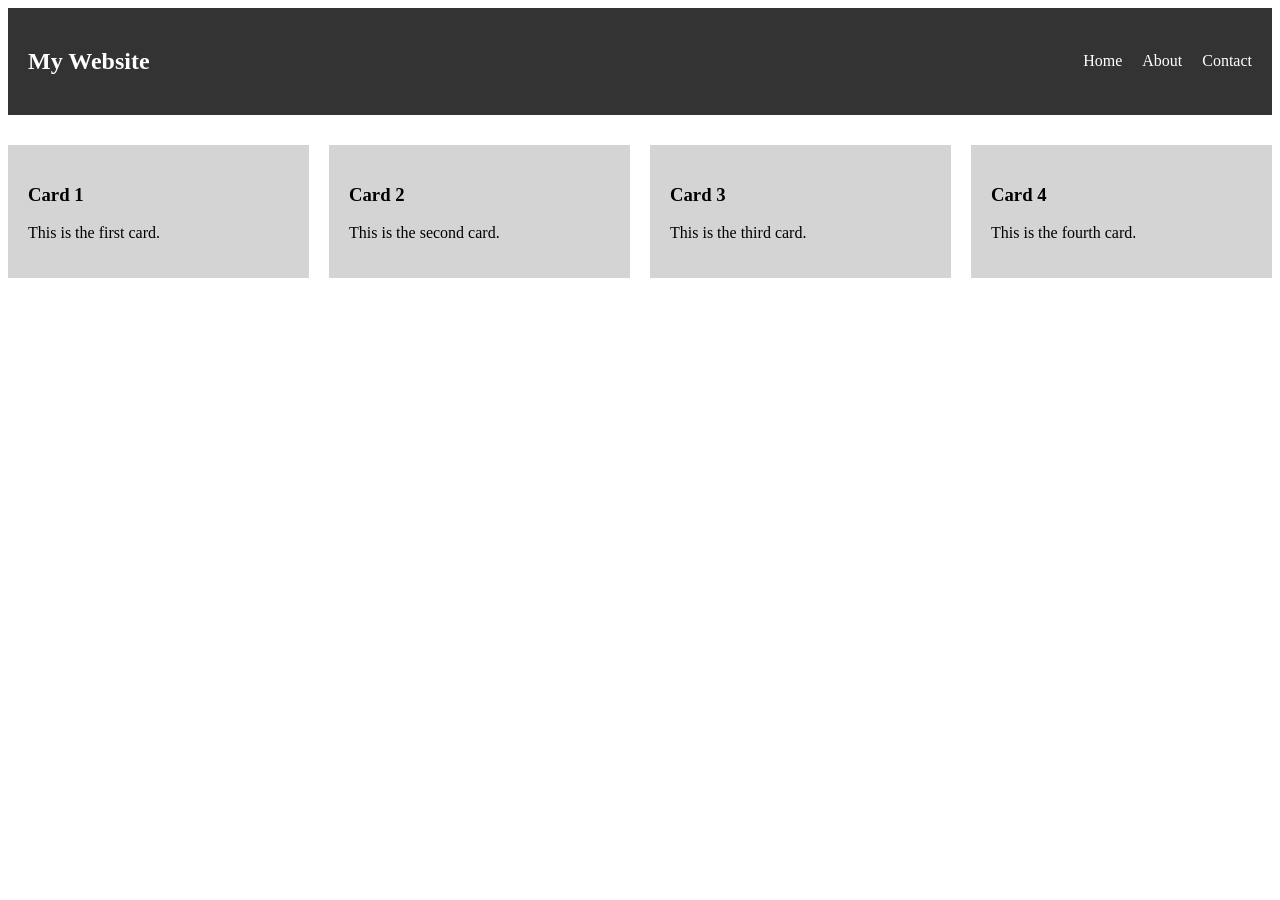
<file: ex00/index.html>
<!DOCTYPE html>
<html lang="en">

<head>
    <meta charset="UTF-8">
    <meta name="viewport" content="width=device-width, initial-scale=1.0">
    <link rel="stylesheet" href="style.css">
    <title>Flexbox Layout</title>
</head>

<body>

    <nav class="nav-container">
        <h2>My Website</h2>

        <div class="nav-links">
            <a href="#home">Home</a>
            <a href="#about">About</a>
            <a href="#contact">Contact</a>
        </div>
    </nav>

    <div class="card-container">
        <div class="card">
            <h3>Card 1</h3>
            <p>This is the first card.</p>
        </div>

        <div class="card">
            <h3>Card 2</h3>
            <p>This is the second card.</p>
        </div>

        <div class="card">
            <h3>Card 3</h3>
            <p>This is the third card.</p>
        </div>

        <div class="card">
            <h3>Card 4</h3>
            <p>This is the fourth card.</p>
        </div>
    </div>

</body>

</html>
</file>
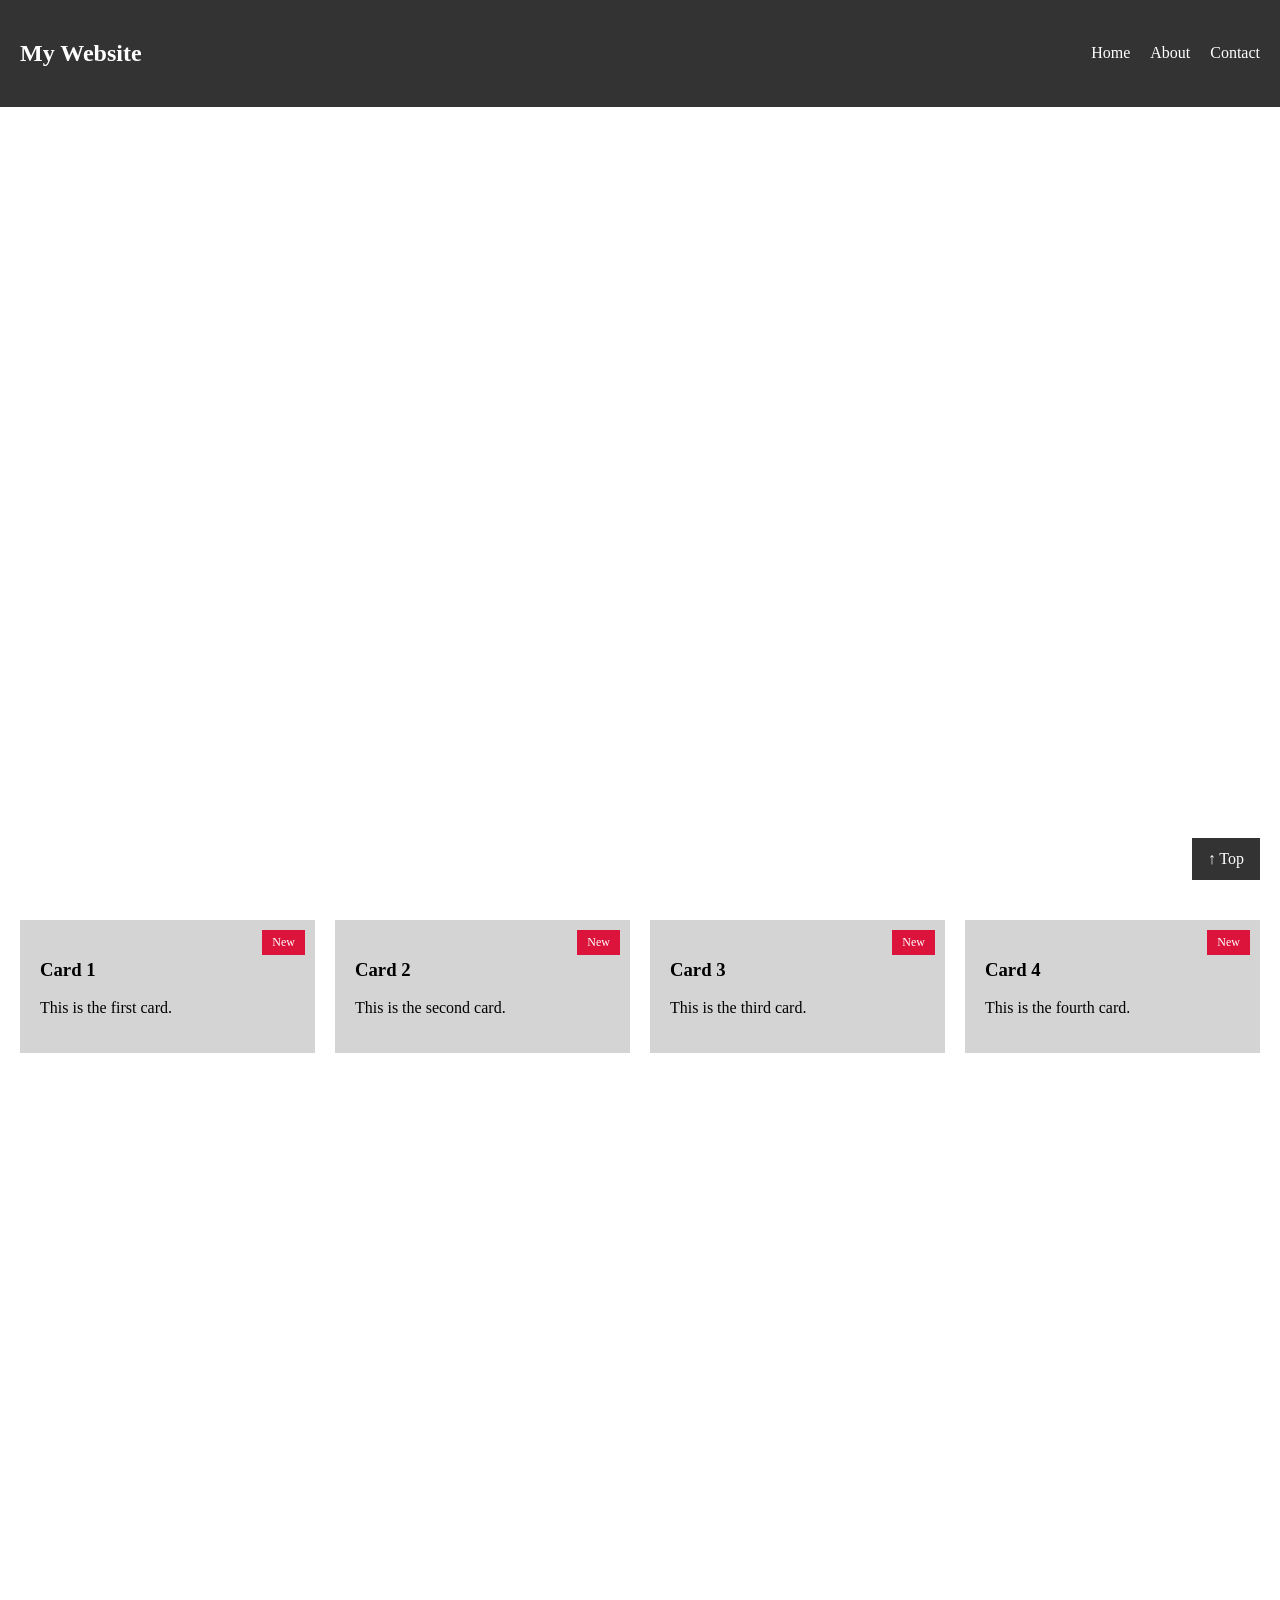
<file: ex01/index.html>
<!DOCTYPE html>
<html lang="en">

<head>
    <meta charset="UTF-8">
    <meta name="viewport" content="width=device-width, initial-scale=1.0">
    <link rel="stylesheet" href="style.css">
    <title>Positioning</title>
</head>

<body>
    <nav class="nav-container">
        <h2>My Website</h2>

        <div class="nav-links">
            <a href="#home">Home</a>
            <a href="#about">About</a>
            <a href="#contact">Contact</a>
        </div>
    </nav>

    <div class="card-container">

        <div class="card">
            <span class="badge">New</span>
            <h3>Card 1</h3>
            <p>This is the first card.</p>
        </div>

        <div class="card">
            <span class="badge">New</span>
            <h3>Card 2</h3>
            <p>This is the second card.</p>
        </div>

        <div class="card">
            <span class="badge">New</span>
            <h3>Card 3</h3>
            <p>This is the third card.</p>
        </div>

        <div class="card">
            <span class="badge">New</span>
            <h3>Card 4</h3>
            <p>This is the fourth card.</p>
        </div>

    </div>

    <!-- Fixed to the bottom-right of the viewport -->
    <a href="#" class="back-to-top">↑ Top</a>

</body>

</html>
</file>
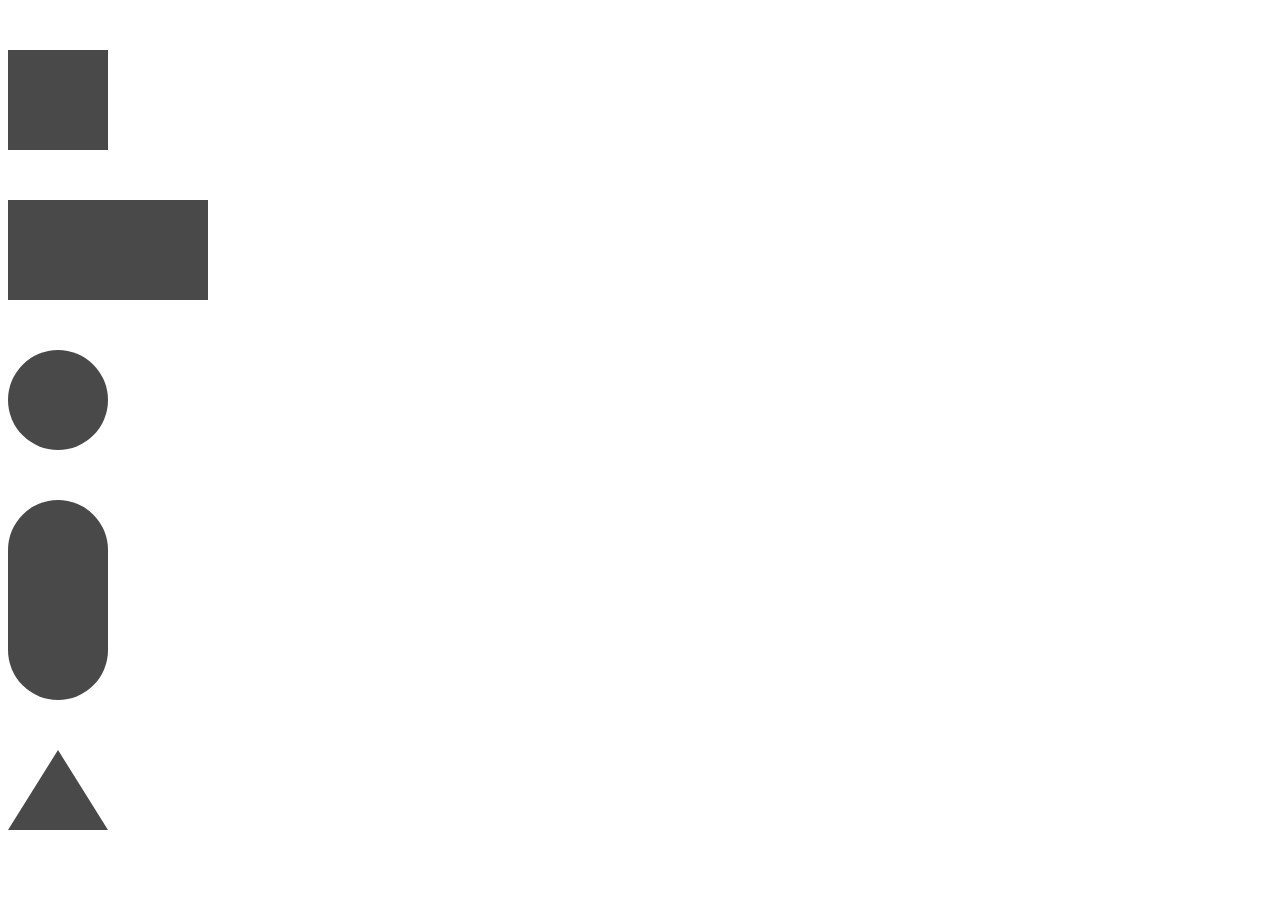
<file: ex02/index.html>
<!DOCTYPE html>
<html lang="en">
<head>
    <meta charset="UTF-8">
    <meta name="viewport" content="width=device-width, initial-scale=1.0">
    <link rel="stylesheet" href="style.css">
    <title>Shapes</title>
</head>
<body>
    <div class="square"></div>
    <div class="rectangle"></div>
    <div class="circle"></div>
    <div class="pill"></div>
    <div class="triangle"></div>
</body>
</html>
</file>
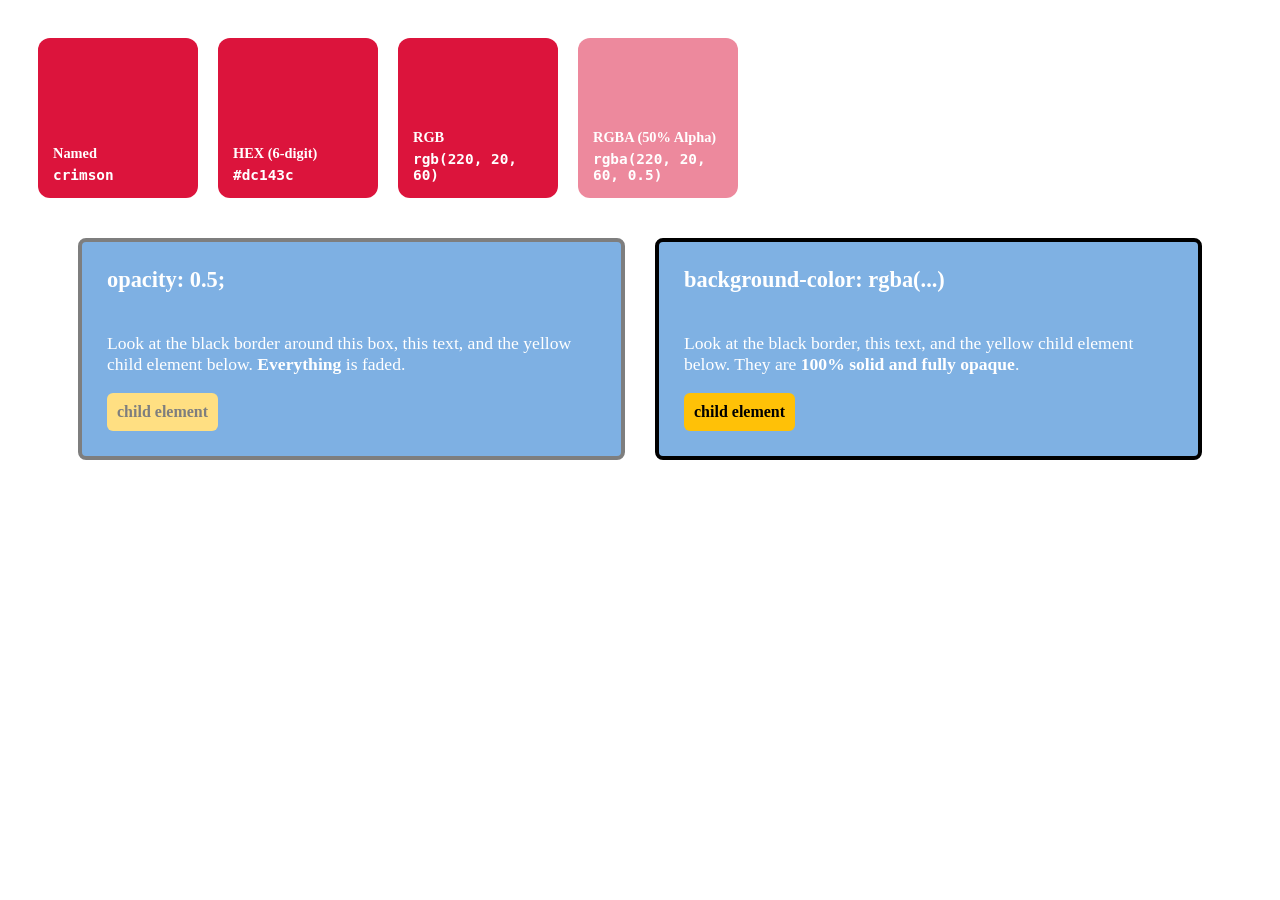
<file: ex03/index.html>
<!DOCTYPE html>
<html lang="en">
<head>
  <meta charset="UTF-8">
  <meta name="viewport" content="width=device-width, initial-scale=1.0">
  <link rel="stylesheet" href="style.css">
  <title>CSS Color & Transparency Demo</title>
</head>
<body>

  <div class="palette-container">
    <div class="swatch color-named">
      <span>Named</span>
      <code>crimson</code>
    </div>
    <div class="swatch color-hex">
      <span>HEX (6-digit)</span>
      <code>#dc143c</code>
    </div>
    <div class="swatch color-rgb">
      <span>RGB</span>
      <code>rgb(220, 20, 60)</code>
    </div>
    <div class="swatch color-rgba">
      <span>RGBA (50% Alpha)</span>
      <code>rgba(220, 20, 60, 0.5)</code>
    </div>
  </div>

  <div class="comparison-wrapper">
    
    <div class="demo-box box-opacity">
      <h3>opacity: 0.5;</h3>
      <p>Look at the black border around this box, this text, and the yellow child element below. <strong>Everything</strong> is faded.</p>
      <div class="child-element">child element</div>
    </div>

    <div class="demo-box box-rgba">
      <h3>background-color: rgba(...)</h3>
      <p>Look at the black border, this text, and the yellow child element below. They are <strong>100% solid and fully opaque</strong>.</p>
      <div class="child-element">child element</div>
    </div>

  </div>

</body>
</html>
</file>
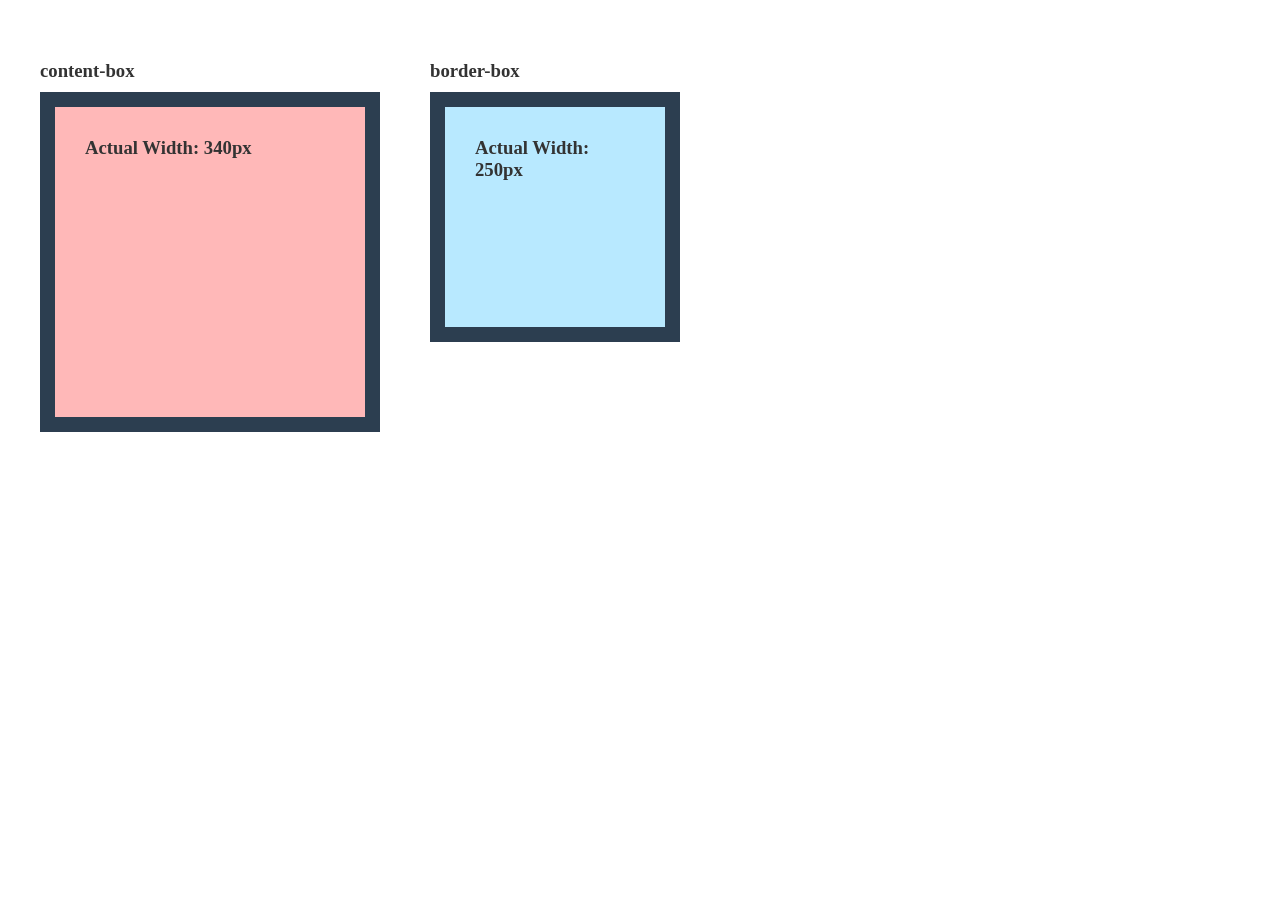
<file: ex04/index.html>
<!DOCTYPE html>
<html lang="en">
<head>
  <meta charset="UTF-8">
  <link rel="stylesheet" href="style.css">
  <title>Box-Sizing Comparison</title>
</head>
<body>
  <div class="comparison-container">
    
    <div>
      <h3>content-box</h3>
      <div class="box content-box">
        <h3>Actual Width: 340px</h3>
      </div>
    </div>

    <div>
      <h3>border-box</h3>
      <div class="box border-box">
        <h3>Actual Width: 250px</h3>
      </div>
    </div>
  </div>
</body>
</html>
</file>
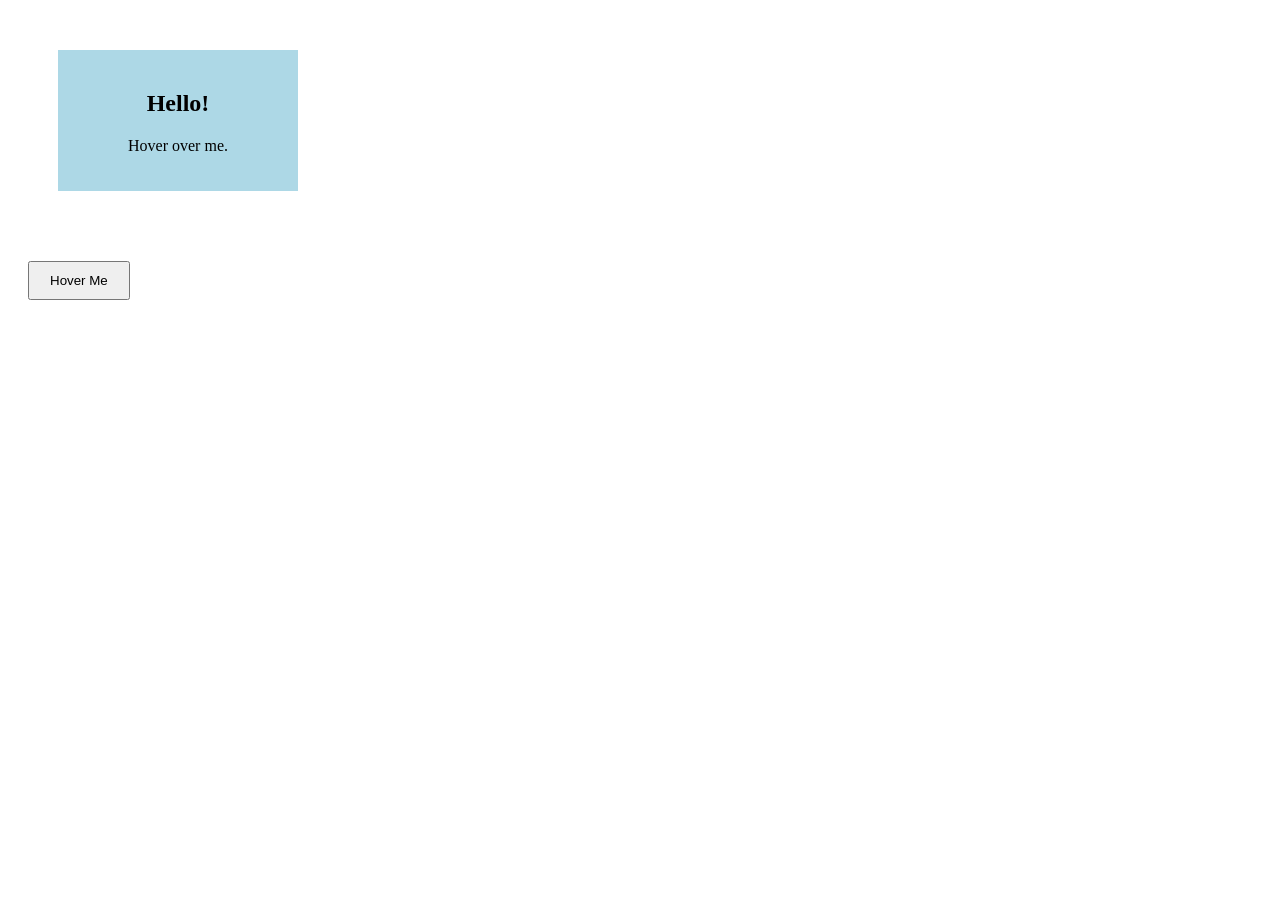
<file: ex06/index.html>
<!DOCTYPE html>
<html lang="en">

<head>
    <meta charset="UTF-8">
    <meta name="viewport" content="width=device-width, initial-scale=1.0">
    <link rel="stylesheet" href="style.css">
    <title>Hover Effect</title>
</head>

<body>
    <div class="card">
        <h2>Hello!</h2>
        <p>Hover over me.</p>
    </div>

    <button>
        Hover Me
    </button>
</body>

</html>
</file>
<file: ex00/style.css>
.nav-container {
    display: flex;
    justify-content: space-between;
    align-items: center;
    gap: 20px;
    padding: 20px;
    background-color: #333;
    color: white;
}

.nav-links {
    display: flex;
    gap: 20px;
}

.nav-links a {
    color: white;
    text-decoration: none;
}

.card-container {
    display: flex;
    flex-wrap: wrap;
    flex-direction: row;
    gap: 20px;
    margin-top: 30px;
}

.card {
    flex: 1 1 250px;
    padding: 20px;
    background-color: #d4d4d4;
}
</file>
<file: ex01/style.css>
html {
    scroll-behavior: smooth;
}

* {
    box-sizing: border-box;
}

body {
    margin: 0;
    padding: 0;
}

.nav-container {
    display: flex;
    justify-content: space-between;
    align-items: center;
    width: 100%;
    gap: 20px;
    padding: 20px;
    background-color: #333;
    color: white;
    position: fixed;
    top: 0;
    z-index: 1000;
}

.nav-links {
    display: flex;
    gap: 20px;
}

.nav-links a {
    color: white;
    text-decoration: none;
}

.card-container {
    display: flex;
    flex-wrap: wrap;
    position: relative;
    gap: 20px;
    margin-top: 900px;
    margin-bottom: 1900px;
    padding: 20px;
}


.card {
    padding: 20px;
    background-color: #d4d4d4;
    position: relative;
    flex: 1 1 250px;
    min-height: 120px;
}

.badge {
    position: absolute;
    top: 10px;
    right: 10px;
    background-color: crimson;
    color: white;
    padding: 5px 10px;
    font-size: 12px;
}

.back-to-top {
    position: fixed;
    right: 20px;
    bottom: 20px;
    z-index: 1000;
    padding: 12px 16px;
    background-color: #333;
    color: white;
    text-decoration: none;
}
</file>
<file: ex02/style.css>
.square {
    margin-top: 50px;
    background-color: rgb(73, 73, 73);
    width: 100px;
    height: 100px;
}

.rectangle {
    background-color: rgb(73, 73, 73);
    margin-top: 50px;
    width: 200px;
    height: 100px;
}

.circle {
    background-color: rgb(73, 73, 73);
    margin-top: 50px;
    border-radius: 50%;
    width: 100px;
    height: 100px;
}

.pill {
    background-color: rgb(73, 73, 73);
    width: 100px;
    height: 200px;
    margin-top: 50px;
    border-top-left-radius: 100px;
    border-top-right-radius: 100px;
    border-bottom-right-radius: 100px;
    border-bottom-left-radius: 100px;
}

.triangle {
    margin-top: 50px;
    margin-bottom: 50px;
    width: 0px;
    height: 0px;
    border-left: 50px solid transparent;
    border-right: 50px solid transparent;
    border-bottom: 80px solid rgb(73, 73, 73);
}
</file>
<file: ex03/style.css>
body {
    padding: 30px;
}

.palette-container {
    display: flex;
    flex-wrap: wrap;
    gap: 20px;
}

.swatch {
    width: 160px;
    height: 160px;
    display: flex;
    flex-direction: column;
    justify-content: flex-end;
    padding: 15px;
    border-radius: 12px;
    color: white;
    font-weight: 600;
    font-size: 0.9rem;
    box-sizing: border-box;
}

.color-named {
    background-color: crimson;
}

.color-hex {
    background-color: #dc143c;
}

.color-rgb {
    background-color: rgb(220, 20, 60);
}

.color-rgba {
    background-color: rgba(220, 20, 60, 0.5);
}

.swatch code {
    font-size: 0.9rem;
    margin-top: 5px;
}

.comparison-wrapper {
    display: flex;
    gap: 30px;
    padding: 40px;
}

.demo-box {
    flex: 1;
    padding: 25px;
    border: 4px solid #000;
    border-radius: 8px;
    color: white;
    display: flex;
    flex-wrap: wrap;
}

.box-opacity {
    background-color: rgb(0, 100, 200);
    opacity: 0.5;
}

.box-rgba {
    background-color: rgba(0, 100, 200, 0.5);
}

.demo-box h3 {
    margin-top: 0;
    font-size: 1.4rem;
}

.demo-box p {
    font-size: 1.1rem;
}

.child-element {
    background: #ffc107;
    color: #000;
    padding: 10px;
    border-radius: 6px;
    font-weight: bold;
}
</file>
<file: ex04/style.css>
*,
*::before,
*::after {
    box-sizing: border-box;
    margin: 0;
    padding: 0;
}

body {
    padding: 40px;
    color: #333;
}

.comparison-container {
    display: flex;
    gap: 50px;
    margin-top: 20px;
}

.box {
    width: 250px;
    height: 250px;
    padding: 30px;
    border: 15px solid #2c3e50;
    margin-top: 10px;
}

.content-box {
    box-sizing: content-box;
    background-color: #ffb8b8;
}

.border-box {
    box-sizing: border-box;
    background-color: #b8e9ff;
}
</file>
<file: ex06/style.css>
.card {
    width: 200px;
    padding: 20px;
    margin: 50px;
    background-color: lightblue;
    text-align: center;
    transition: 0.3s;
}

.card:hover {
    transform: translateY(-8px) scale(1.05);
}

button {
    padding: 10px 20px;
    margin: 20px;
    transition: 0.3s;
}

button:hover {
    transform: translateY(-8px) scale(1.05);
}
</file>
